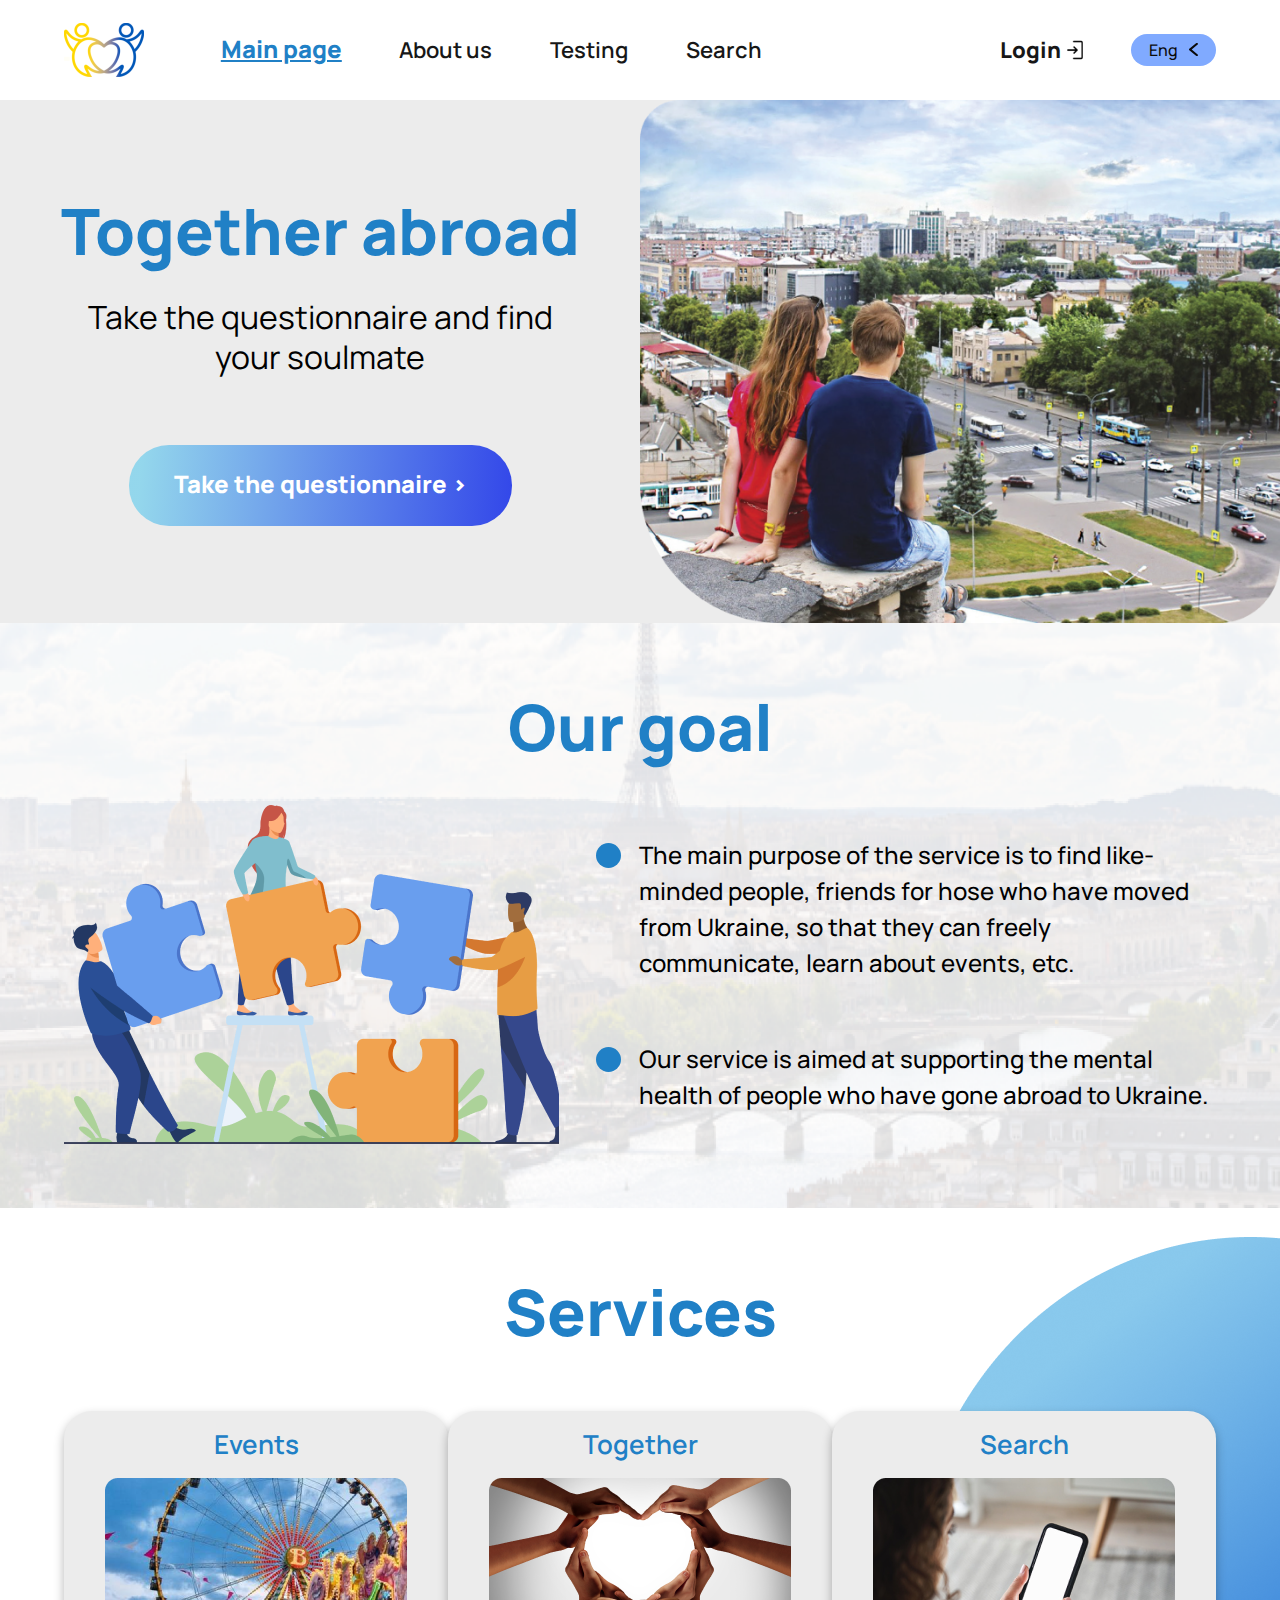
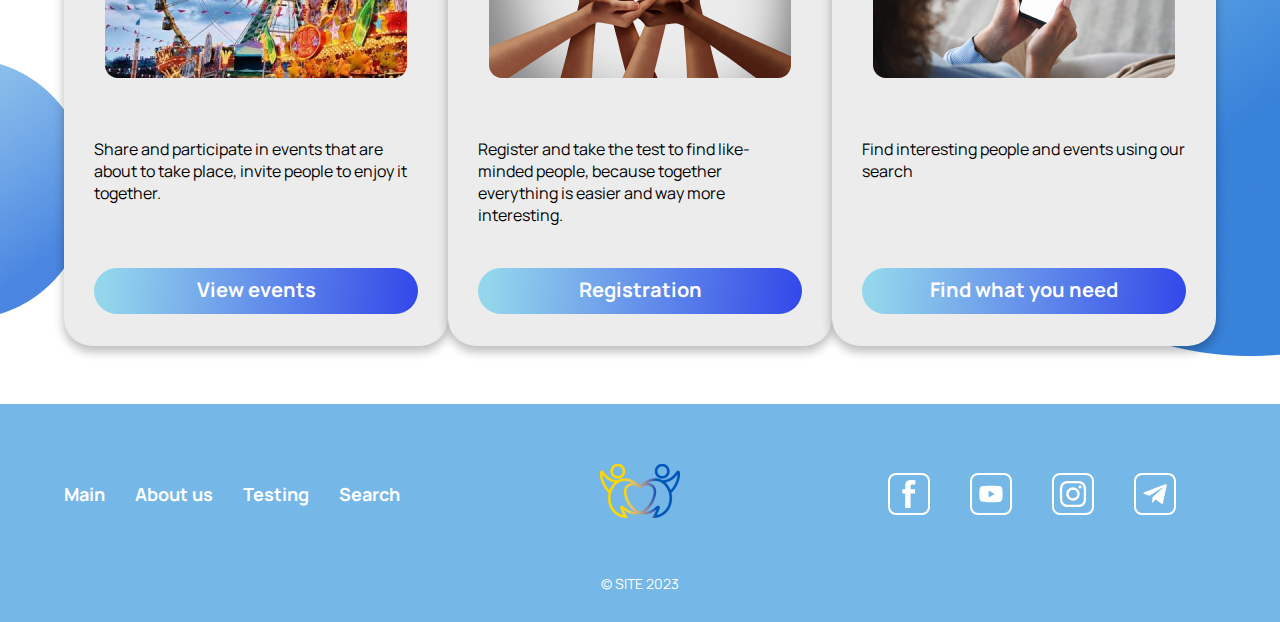
<file: index.html>
<!DOCTYPE html>
<html lang="en">
<head>
    <meta charset="UTF-8">
    <meta http-equiv="X-UA-Compatible" content="IE=edge">
    <meta name="viewport" content="width=device-width, initial-scale=1.0">
    <link rel="preconnect" href="https://fonts.googleapis.com">
    <link rel="preconnect" href="https://fonts.gstatic.com" crossorigin>
    <link href="https://fonts.googleapis.com/css2?family=Manrope:wght@400;500;600;700;800&display=swap" rel="stylesheet">
   
    <link rel="stylesheet" href="./css/normalize.css">
    <link rel="stylesheet" href="./css/shared.css">
    <link rel="stylesheet" href="./css/header.css">
    <link rel="stylesheet" href="./css/footer.css">
    <link rel="stylesheet" href="./css/index.css">

    
    <title>Hack</title>
</head>
<body>
    <header class="header">
       <div class="headerWrapper">
        <div onclick="toggleMenu()" class="mobileBurger">
            <div class="mobileBurger__button"></div>
        </div>
        <menu class="header__menu">
            <img class="header__logo" src="./assets/logo.svg" alt="logo">
            <ul class="header__menu_list">
                <li class="header__menu_item active"><a href="./index.html">Main page</a></li>
                <li class="header__menu_item"><a href="#ourGoals">About us</a></li>
                <li class="header__menu_item"><a href="./questions.html">Testing</a></li>
                <li class="header__menu_item"><a href="./suggest.html">Search</a></li>
            </ul>
        </menu>
        <div onclick="toggleLoginModal()" class="header__auth">
            <div class="header__not_auth">
                Login
                <img src="./assets/enter-icon.svg" alt="enter">
            </div>
            <div class="header__mobile_auth">
                <img src="./assets/profile-image.png" alt="profile">
            </div>

        </div>
        <div onclick="onSwitcherClick()" id="languageSwitcher" class="header__languageSwitcher">
            <a>Eng <img src="./assets/dark-left-icon.svg" alt="selected"></a> 
            <a>Укр</a>
        </div>
       </div>

       <div id="mobileMenu" class="mobileMenu">
            <img class="mobileMenu__close" onclick="toggleMenu()" src="./assets/close-icon.svg" alt="close">
            <ul class="mobileMenu__list">
                <li class="mobileMenu__item active">Main page</li>
                <li class="mobileMenu__item">About us</li>
                <li class="mobileMenu__item">Testing</li>
                <li class="mobileMenu__item">Search</li>
            </ul>
            <div class="mobileMenu__auth">
                <div class="mobileMenu__auth_user">
                    <img src="./assets/profile-image.png" alt="">
                    Name of user
                </div>

                <div class="mobileMenu__auth_exit">
                    Exit <img src="./assets/exit-icon.svg" alt="enter">
                </div>
            </div>
       
            <div class="mobileMenu__languageSwitcher">
                <span class="active">Eng <img src="./assets/dark-left-icon.svg" alt=""></span>
                <span onclick="onChangeLanguage()">Укр</span>
            </div>
        </div>

        <div id="loginModal" class="loginModal modal">
            <div class="modalWindow">
                <img onclick="toggleLoginModal()" class="close-icon" src="./assets/close-icon.svg" alt="close">
                <form action="">
                    <h3 class="modalTitle">
                        Welcome
                    </h3>
                    <label for="">
                        <span>Email</span>
                        <input type="text">
                    </label>
                    <label for="">
                        <span>Password</span>
                        <input type="password">
                        <img class="password-icon" src="./assets/hide-eye.svg" alt="">
                    </label>
                    <button onclick="onSendRequest()" class="small-button" type="submit">Log in</button>

                    <div class="otherActions">
                        <span onclick="toggleLoginModal();toggleRegisterModal()" class="modalAction">Sign up</span>
                        <span onclick="toggleLoginModal();toggleRegisterModal()" class="modalAction">Forgot password?</span>
                    </div>
                </form>
            </div>
        </div>

        <div id="registerModal" class="registerModal modal">
            <div class="modalWindow">
                <img onclick="toggleRegisterModal()" class="close-icon" src="./assets/close-icon.svg" alt="close">
                <form action="">
                    <h3 class="modalTitle">
                        Join us
                    </h3>
                    <label for="">
                        <span>First name</span>
                        <input type="text">
                    </label>
                    <label for="">
                        <span>Last name</span>
                        <input type="text">
                    </label>
                    <label for="">
                        <span>Email</span>
                        <input type="text">
                    </label>
                    <label for="">
                        <span>Password</span>
                        <input type="password">
                        <img class="password-icon" src="./assets/hide-eye.svg" alt="">
                    </label>
                    <label for="">
                        <span>Repeat password</span>
                        <input type="password">
                        <img class="password-icon" src="./assets/hide-eye.svg" alt="">
                    </label>
                    <label for="">
                        <span>Birth Date</span>
                        <input type="date">
                    </label>

                    <label for="profileImage">
                        <span>Profile picture</span>
                        <input id="profileImage" type="file">
                        <div class="customFileInput"></div>
                    </label>

                    <label for="">
                        <span>Country</span>
                        <select id="countrySelector">
                            <!-- form JS -->
                        </select>
                    </label>

                    <button onclick="onSendRequest()" class="small-button" type="submit">Sign up</button>
                </form>
            </div>
        </div>
    </header>

    <main class="main">
        <div class="banner">
            <div class="banner__text">
                <h1 class="title">Together abroad</h1>
                <h4>Take the questionnaire and find your soulmate</h4>
                <button>Take the questionnaire ></button>
            </div>
            <img class="banner__image" src="./assets/main-poster.png" alt="banner">
        </div>

        <div id="ourGoals" class="serviceGoals">
            <div class="serviceGoalsWrapper">
                <h2 class="title">Our goal</h2>
                <div class="serviceGoals__content">
                    <img class="serviceGoals__image" src="./assets/goals-image.png" alt="">
                    <ul class="serviceGoals__text">
                        <li class="serviceGoal__item">
                            The main purpose of the service is to find like-minded people, friends for hose who have moved from Ukraine, so that they can freely communicate, learn about events, etc.
                        </li>
                        <li class="serviceGoal__item">
                            Our service is aimed at supporting the mental health of people who have gone abroad to Ukraine.
                        </li>
                    </ul>
                </div>
            </div>
        </div>

        <div class="services">
            <img class="smallShape" src="./assets/small-shape.png" alt="">
            <img class="bigShape" src="./assets/big-shape.png" alt="">
            <div class="servicesWrapper">
                
                <h2 class="title">Services</h2>

                <ul class="services__list">
                    <li class="services__item">
                        <h4 class="services__item_title">Events</h4>
                        <img class="services__item_image" src="./assets/services1.png" alt="services1">
                        <p class="services__item_text">Share and participate in events that are about to take place, invite people to enjoy it together.</p>
                        <button onclick="toggleLoginModal()" class="services__item_button small-button">View events</button>
                    </li>
                    <li class="services__item">
                        <h4 class="services__item_title">Together</h4>
                        <img class="services__item_image" src="./assets/services2.png" alt="services2">
                        <p class="services__item_text">Register and take the test to find like-minded people, because together everything is easier and way more interesting.</p>
                        <button onclick="toggleLoginModal()" class="services__item_button small-button">Registration</button>
                    </li>
                    <li class="services__item">
                        <h4 class="services__item_title">Search</h4>
                        <img class="services__item_image" src="./assets/services3.png" alt="services3">
                        <p class="services__item_text">Find interesting people and events using our search</p>
                        <button onclick="toggleLoginModal()" class="services__item_button small-button">Find what you need</button>
                    </li>
                </ul>
            </div>
        </div>
    </main>

    <footer class="footer">
        <div class="footerWrapper">
            <ul class="footer__menu">
                    <li class="footer__menu_item active">Main</li>
                <li class="footer__menu_item">About us</li>
                <li class="footer__menu_item">Testing</li>
                <li class="footer__menu_item">Search</li>
            </ul>
            <div class="footer__logo">
                <img src="./assets/logo.svg" alt="logo">
            </div>
            <div class="footer__socials">
                <ul class="footer__social_list">
                    <li class="footer__social_item">
                        <a href="">
                            <svg fill="#000000" height="800px" width="800px" version="1.1" id="Layer_1" xmlns="http://www.w3.org/2000/svg" xmlns:xlink="http://www.w3.org/1999/xlink" 
                            viewBox="-337 273 123.5 256" xml:space="preserve">
                                <path d="M-260.9,327.8c0-10.3,9.2-14,19.5-14c10.3,0,21.3,3.2,21.3,3.2l6.6-39.2c0,0-14-4.8-47.4-4.8c-20.5,0-32.4,7.8-41.1,19.3
                                    c-8.2,10.9-8.5,28.4-8.5,39.7v25.7H-337V396h26.5v133h49.6V396h39.3l2.9-38.3h-42.2V327.8z"/>
                            </svg>
                        </a>
                    </li>
                    <li class="footer__social_item">
                        <a href="">
                            <svg width="800px" height="800px" viewBox="0 0 512 512" version="1.1" xmlns="http://www.w3.org/2000/svg" xmlns:xlink="http://www.w3.org/1999/xlink">
                                <g id="Page-1" stroke="none" stroke-width="1" fill="none" fill-rule="evenodd">
                                    <g id="icon" transform="translate(42.666738, 106.667236)">
                                        <path d="M214.304705,0.000543068834 C226.424729,0.0216871426 348.414862,0.444568619 380.010595,8.90219814 C398.378595,13.7775234 412.821262,28.1915286 417.749262,46.6329765 C426.309902,78.5811951 426.652328,143.739282 426.666025,148.900811 L426.666025,149.553735 C426.652328,154.730893 426.309902,220.084332 417.749262,252.032551 C412.821262,270.473998 398.378595,284.888004 380.010595,289.763329 C347.417102,298.488042 218.629945,298.662536 213.491496,298.666026 L213.175003,298.666026 C208.035726,298.662536 79.2276622,298.488042 46.6132622,289.763329 C28.2665955,284.888004 13.8025955,270.473998 8.89592883,252.032551 C0.355768832,220.084332 0.014162432,154.730893 0.000498176,149.553735 L0.000498176,148.900811 C0.014162432,143.739282 0.355768832,78.5811951 8.89592883,46.6329765 C13.8025955,28.1915286 28.2665955,13.7775234 46.6132622,8.90219814 C78.2292622,0.444568619 200.239662,0.0216871426 212.361662,0.000543068834 Z M169.685262,86.2714908 L169.685262,212.394036 L281.215929,149.226778 L169.685262,86.2714908 Z" id="Shape">
                                        </path>
                                    </g>
                                </g>
                            </svg>      
                        </a>  
                    </li>
                    <li class="footer__social_item">
                        <a href="">
                            <svg width="800px" height="800px" viewBox="0 0 32 32" version="1.1" xmlns="http://www.w3.org/2000/svg">
                                <path d="M25.805 7.996c0 0 0 0.001 0 0.001 0 0.994-0.806 1.799-1.799 1.799s-1.799-0.806-1.799-1.799c0-0.994 0.806-1.799 1.799-1.799v0c0.993 0.001 1.798 0.805 1.799 1.798v0zM16 20.999c-2.761 0-4.999-2.238-4.999-4.999s2.238-4.999 4.999-4.999c2.761 0 4.999 2.238 4.999 4.999v0c0 0 0 0.001 0 0.001 0 2.76-2.237 4.997-4.997 4.997-0 0-0.001 0-0.001 0h0zM16 8.3c0 0 0 0-0 0-4.253 0-7.7 3.448-7.7 7.7s3.448 7.7 7.7 7.7c4.253 0 7.7-3.448 7.7-7.7v0c0-0 0-0 0-0.001 0-4.252-3.447-7.7-7.7-7.7-0 0-0 0-0.001 0h0zM16 3.704c4.003 0 4.48 0.020 6.061 0.089 1.003 0.012 1.957 0.202 2.84 0.538l-0.057-0.019c1.314 0.512 2.334 1.532 2.835 2.812l0.012 0.034c0.316 0.826 0.504 1.781 0.516 2.778l0 0.005c0.071 1.582 0.087 2.057 0.087 6.061s-0.019 4.48-0.092 6.061c-0.019 1.004-0.21 1.958-0.545 2.841l0.019-0.058c-0.258 0.676-0.64 1.252-1.123 1.726l-0.001 0.001c-0.473 0.484-1.049 0.866-1.692 1.109l-0.032 0.011c-0.829 0.316-1.787 0.504-2.788 0.516l-0.005 0c-1.592 0.071-2.061 0.087-6.072 0.087-4.013 0-4.481-0.019-6.072-0.092-1.008-0.019-1.966-0.21-2.853-0.545l0.059 0.019c-0.676-0.254-1.252-0.637-1.722-1.122l-0.001-0.001c-0.489-0.47-0.873-1.047-1.114-1.693l-0.010-0.031c-0.315-0.828-0.506-1.785-0.525-2.785l-0-0.008c-0.056-1.575-0.076-2.061-0.076-6.053 0-3.994 0.020-4.481 0.076-6.075 0.019-1.007 0.209-1.964 0.544-2.85l-0.019 0.059c0.247-0.679 0.632-1.257 1.123-1.724l0.002-0.002c0.468-0.492 1.045-0.875 1.692-1.112l0.031-0.010c0.823-0.318 1.774-0.509 2.768-0.526l0.007-0c1.593-0.056 2.062-0.075 6.072-0.075zM16 1.004c-4.074 0-4.582 0.019-6.182 0.090-1.315 0.028-2.562 0.282-3.716 0.723l0.076-0.025c-1.040 0.397-1.926 0.986-2.656 1.728l-0.001 0.001c-0.745 0.73-1.333 1.617-1.713 2.607l-0.017 0.050c-0.416 1.078-0.67 2.326-0.697 3.628l-0 0.012c-0.075 1.6-0.090 2.108-0.090 6.182s0.019 4.582 0.090 6.182c0.028 1.315 0.282 2.562 0.723 3.716l-0.025-0.076c0.796 2.021 2.365 3.59 4.334 4.368l0.052 0.018c1.078 0.415 2.326 0.669 3.628 0.697l0.012 0c1.6 0.075 2.108 0.090 6.182 0.090s4.582-0.019 6.182-0.090c1.315-0.029 2.562-0.282 3.716-0.723l-0.076 0.026c2.021-0.796 3.59-2.365 4.368-4.334l0.018-0.052c0.416-1.078 0.669-2.326 0.697-3.628l0-0.012c0.075-1.6 0.090-2.108 0.090-6.182s-0.019-4.582-0.090-6.182c-0.029-1.315-0.282-2.562-0.723-3.716l0.026 0.076c-0.398-1.040-0.986-1.926-1.729-2.656l-0.001-0.001c-0.73-0.745-1.617-1.333-2.607-1.713l-0.050-0.017c-1.078-0.416-2.326-0.67-3.628-0.697l-0.012-0c-1.6-0.075-2.108-0.090-6.182-0.090z"></path>
                            </svg>  
                        </a>  
                    </li>
                    <li class="footer__social_item">
                        <a href="">
                            <svg  width="800px" height="800px" viewBox="0 0 24 24" xmlns="http://www.w3.org/2000/svg"><path d="m20.665 3.717-17.73 6.837c-1.21.486-1.203 1.161-.222 1.462l4.552 1.42 10.532-6.645c.498-.303.953-.14.579.192l-8.533 7.701h-.002l.002.001-.314 4.692c.46 0 .663-.211.921-.46l2.211-2.15 4.599 3.397c.848.467 1.457.227 1.668-.785l3.019-14.228c.309-1.239-.473-1.8-1.282-1.434z"/></svg>
                        </a>
                    </li>
                </ul>
            </div>
            <span class="privacy">© SITE 2023</span>
        </div>
    </footer>

    <script src="./js/language.js"></script>
    <script src="./js/mobileMenu.js"></script>
    <script src="./js/modals.js"></script>
    
</body>
</html>
</file>
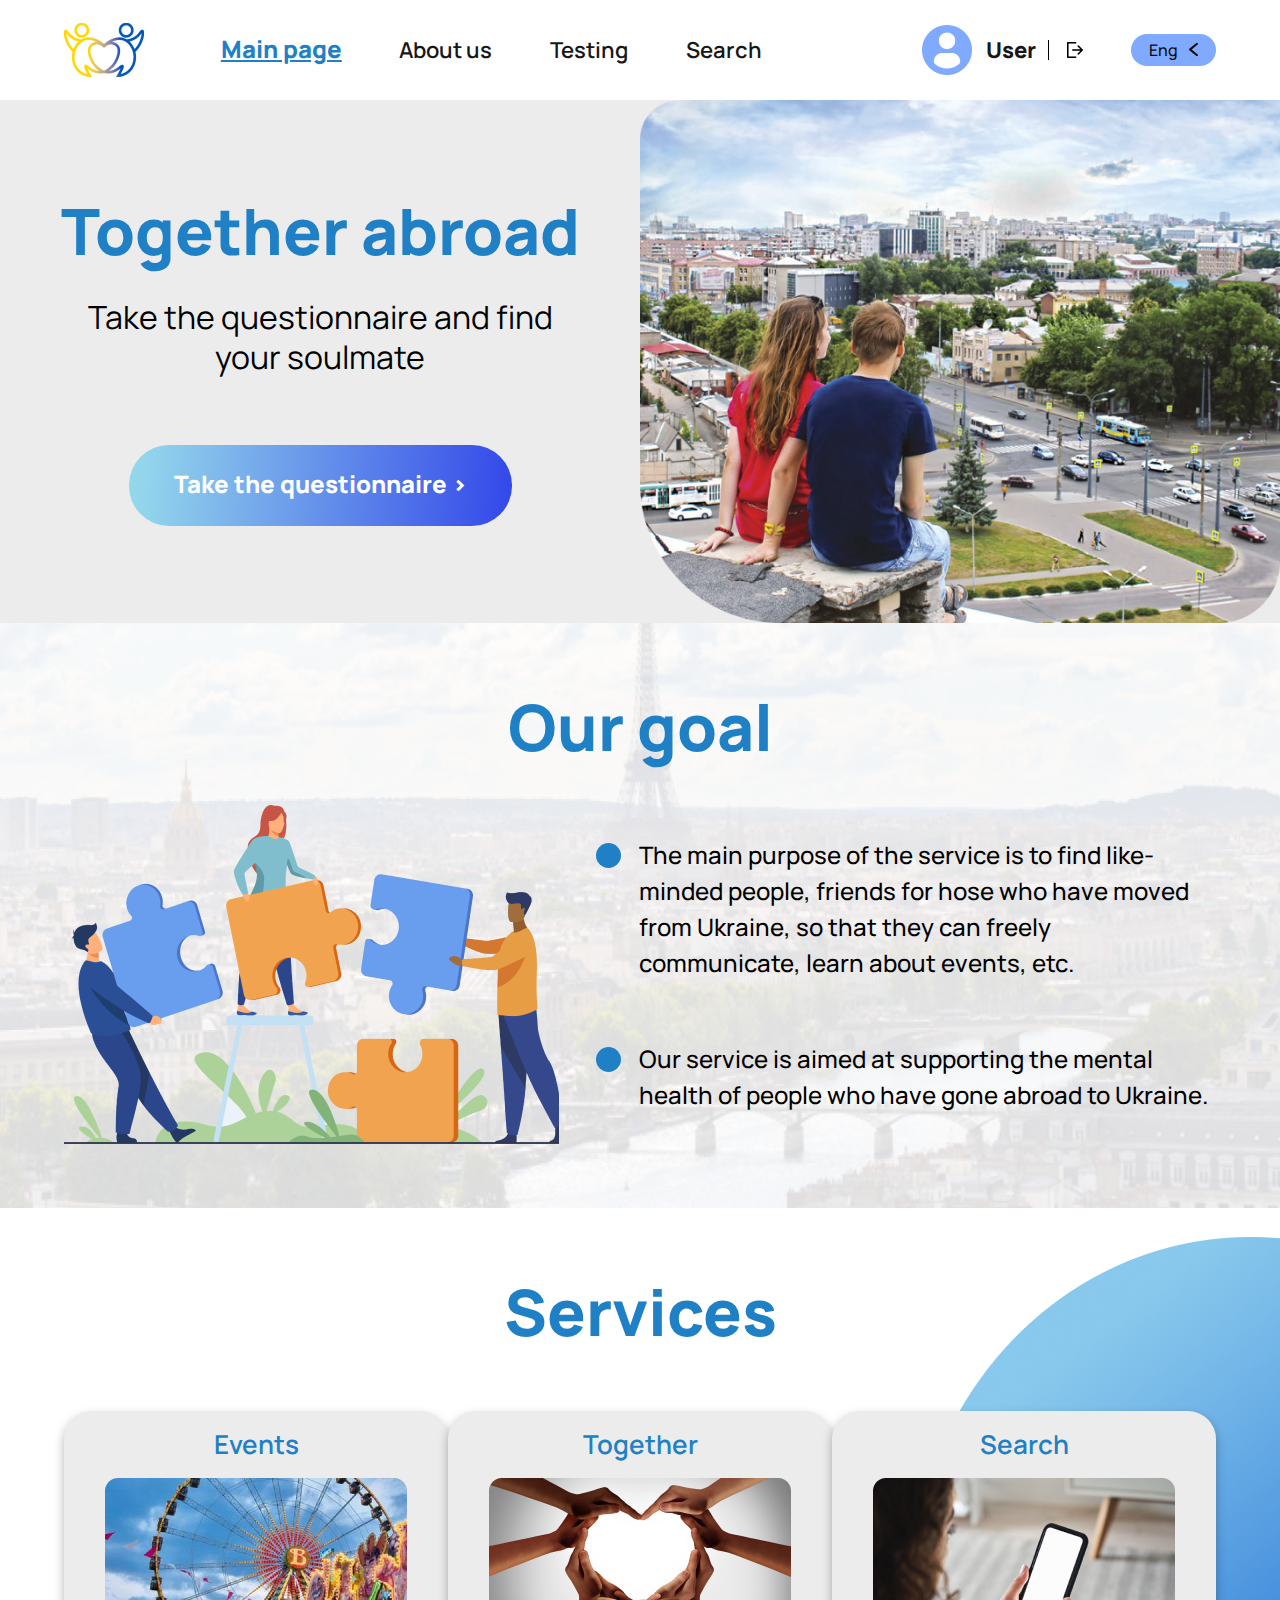
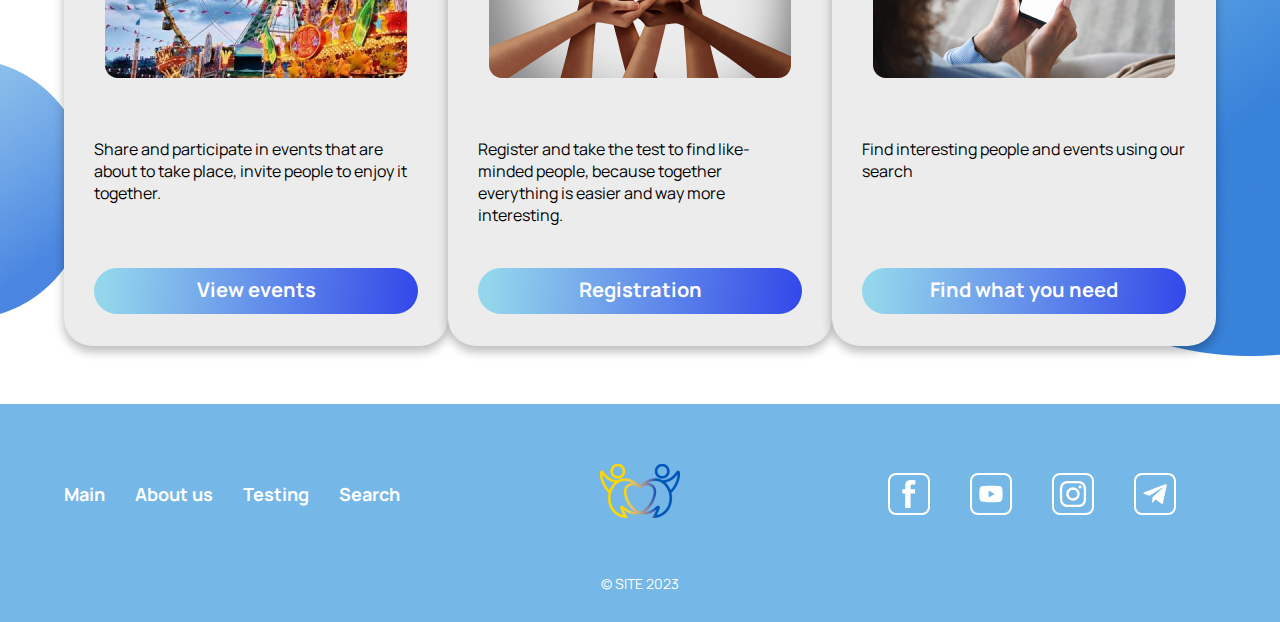
<file: auth.html>
<!DOCTYPE html>
<html lang="en">
<head>
    <meta charset="UTF-8">
    <meta http-equiv="X-UA-Compatible" content="IE=edge">
    <meta name="viewport" content="width=device-width, initial-scale=1.0">
    <link rel="preconnect" href="https://fonts.googleapis.com">
    <link rel="preconnect" href="https://fonts.gstatic.com" crossorigin>
    <link href="https://fonts.googleapis.com/css2?family=Manrope:wght@400;500;600;700;800&display=swap" rel="stylesheet">
   
    <link rel="stylesheet" href="./css/normalize.css">
    <link rel="stylesheet" href="./css/shared.css">
    <link rel="stylesheet" href="./css/header.css">
    <link rel="stylesheet" href="./css/footer.css">
    <link rel="stylesheet" href="./css/index.css">

    <title>Together Abroad</title>
</head>
<body>
    <header class="header">
       <div class="headerWrapper">
        <div onclick="toggleMenu()" class="mobileBurger">
            <div class="mobileBurger__button"></div>
        </div>
        <menu class="header__menu">
            <img class="header__logo" src="./assets/logo.svg" alt="logo">
            <ul class="header__menu_list">
                <li class="header__menu_item active"><a href="./index.html">Main page</a></li>
                <li class="header__menu_item"><a href="#ourGoals">About us</a></li>
                <li class="header__menu_item"><a href="./questions.html">Testing</a></li>
                <li class="header__menu_item"><a href="./suggest.html">Search</a></li>
            </ul>
        </menu>
        <div class="header__auth">
            <div class="header__not_auth">
                <img class="profileImage" src="./assets/profile-image.png" alt="profile">
                <p class="userName">User</p>
                <div class="divider"></div>
                <a href="./index.html"><img src="./assets/exit-icon.svg" alt="enter"></a>
            </div>

        </div>
        <div onclick="onSwitcherClick()" id="languageSwitcher" class="header__languageSwitcher">
            <a>Eng <img src="./assets/dark-left-icon.svg" alt="selected"></a> 
            <a>Укр</a>
        </div>
       </div>

       <div id="mobileMenu" class="mobileMenu">
            <img class="mobileMenu__close" onclick="toggleMenu()" src="./assets/close-icon.svg" alt="close">
            <ul class="mobileMenu__list">
                <li class="mobileMenu__item active"><a href="./index.html">Main page</a></li>
                <li class="mobileMenu__item"><a href="#ourGoals">About us</a></li>
                <li class="mobileMenu__item"><a href="./questions.html">Testing</a></li>
                <li class="mobileMenu__item"><a href="./suggest.html">Search</a></li>
            </ul>
            <div class="mobileMenu__auth">
                <div class="mobileMenu__auth_user">
                    <img src="./assets/profile-image.png" alt="">
                    Test
                </div>

                <div class="mobileMenu__auth_exit">
                    Exit <img src="./assets/exit-icon.svg" alt="enter">
                </div>
            </div>
       
            <div class="mobileMenu__languageSwitcher">
                <span class="active">Eng <img src="./assets/dark-left-icon.svg" alt=""></span>
                <span onclick="onChangeLanguage()">Укр</span>
            </div>
        </div>

        <div id="loginModal" class="loginModal modal">
            <div class="modalWindow">
                <img onclick="toggleLoginModal()" class="close-icon" src="./assets/close-icon.svg" alt="close">
                <form action="">
                    <h3 class="modalTitle">
                        Welcome
                    </h3>
                    <label for="">
                        <span>Email</span>
                        <input type="text">
                    </label>
                    <label for="">
                        <span>Password</span>
                        <input id="loginPassInput" type="password">
                        <img onclick="togglePasswordInput('loginPassInput')" class="password-icon" src="./assets/hide-eye.svg" alt="">
                    </label>
                    <button onclick="onSendRequest()" class="small-button" type="submit">Log in</button>

                    <div class="otherActions">
                        <span onclick="toggleLoginModal();toggleRegisterModal()" class="modalAction">Sign up</span>
                        <span onclick="toggleLoginModal();toggleRegisterModal()" class="modalAction">Forgot password?</span>
                    </div>
                </form>
            </div>
        </div>

        <div id="registerModal" class="registerModal modal">
            <div class="modalWindow">
                <img onclick="toggleRegisterModal()" class="close-icon" src="./assets/close-icon.svg" alt="close">
                <form action="">
                    <h3 class="modalTitle">
                        Join us
                    </h3>
                    <label for="">
                        <span>First name</span>
                        <input type="text">
                    </label>
                    <label for="">
                        <span>Last name</span>
                        <input type="text">
                    </label>
                    <label for="">
                        <span>Email</span>
                        <input type="text">
                    </label>
                    <label for="">
                        <span>Password</span>
                        <input id="registerPassInput" type="password">
                        <img onclick="togglePasswordInput('registerPassInput')" class="password-icon" src="./assets/hide-eye.svg" alt="">
                    </label>
                    <label for="">
                        <span>Repeat password</span>
                        <input id="registerRepeatPassInput" type="password">
                        <img onclick="togglePasswordInput('registerRepeatPassInput')" class="password-icon" src="./assets/hide-eye.svg" alt="">
                    </label>
                    <label for="">
                        <span>Birth Date</span>
                        <input type="date">
                    </label>

                    <label for="profileImage">
                        <span>Profile picture</span>
                        <input id="profileImage" type="file">
                        <div class="customFileInput"></div>
                    </label>

                    <label for="">
                        <span>Country</span>
                        <select id="countrySelector">
                            <!-- form JS -->
                        </select>
                    </label>

                    <button onclick="onSendRequest()" class="small-button" type="submit">Sign up</button>
                </form>
            </div>
        </div>
    </header>

    <main class="main">
        <div class="banner">
            <div class="banner__text">
                <h1 class="title">Together abroad</h1>
                <h4>Take the questionnaire and find your soulmate</h4>
                <button>Take the questionnaire ></button>
            </div>
            <img class="banner__image" src="./assets/main-poster.png" alt="banner">
        </div>

        <div id="ourGoals" class="serviceGoals">
            <div class="serviceGoalsWrapper">
                <h2 class="title">Our goal</h2>
                <div class="serviceGoals__content">
                    <img class="serviceGoals__image" src="./assets/goals-image.png" alt="">
                    <ul class="serviceGoals__text">
                        <li class="serviceGoal__item">
                            The main purpose of the service is to find like-minded people, friends for hose who have moved from Ukraine, so that they can freely communicate, learn about events, etc.
                        </li>
                        <li class="serviceGoal__item">
                            Our service is aimed at supporting the mental health of people who have gone abroad to Ukraine.
                        </li>
                    </ul>
                </div>
            </div>
        </div>

        <div class="services">
            <img class="smallShape" src="./assets/small-shape.png" alt="">
            <img class="bigShape" src="./assets/big-shape.png" alt="">
            <div class="servicesWrapper">
                
                <h2 class="title">Services</h2>

                <ul class="services__list">
                    <li class="services__item">
                        <h4 class="services__item_title">Events</h4>
                        <img class="services__item_image" src="./assets/services1.png" alt="services1">
                        <p class="services__item_text">Share and participate in events that are about to take place, invite people to enjoy it together.</p>
                        <button onclick="toggleLoginModal()" class="services__item_button small-button">View events</button>
                    </li>
                    <li class="services__item">
                        <h4 class="services__item_title">Together</h4>
                        <img class="services__item_image" src="./assets/services2.png" alt="services2">
                        <p class="services__item_text">Register and take the test to find like-minded people, because together everything is easier and way more interesting.</p>
                        <button onclick="toggleLoginModal()" class="services__item_button small-button">Registration</button>
                    </li>
                    <li class="services__item">
                        <h4 class="services__item_title">Search</h4>
                        <img class="services__item_image" src="./assets/services3.png" alt="services3">
                        <p class="services__item_text">Find interesting people and events using our search</p>
                        <button onclick="toggleLoginModal()" class="services__item_button small-button">Find what you need</button>
                    </li>
                </ul>
            </div>
        </div>
    </main>

    <footer class="footer">
        <div class="footerWrapper">
            <ul class="footer__menu">
                    <li class="footer__menu_item active">Main</li>
                <li class="footer__menu_item">About us</li>
                <li class="footer__menu_item">Testing</li>
                <li class="footer__menu_item">Search</li>
            </ul>
            <div class="footer__logo">
                <img src="./assets/logo.svg" alt="logo">
            </div>
            <div class="footer__socials">
                <ul class="footer__social_list">
                    <li class="footer__social_item">
                        <a href="">
                            <svg fill="#000000" height="800px" width="800px" version="1.1" id="Layer_1" xmlns="http://www.w3.org/2000/svg" xmlns:xlink="http://www.w3.org/1999/xlink" 
                            viewBox="-337 273 123.5 256" xml:space="preserve">
                                <path d="M-260.9,327.8c0-10.3,9.2-14,19.5-14c10.3,0,21.3,3.2,21.3,3.2l6.6-39.2c0,0-14-4.8-47.4-4.8c-20.5,0-32.4,7.8-41.1,19.3
                                    c-8.2,10.9-8.5,28.4-8.5,39.7v25.7H-337V396h26.5v133h49.6V396h39.3l2.9-38.3h-42.2V327.8z"/>
                            </svg>
                        </a>
                    </li>
                    <li class="footer__social_item">
                        <a href="">
                            <svg width="800px" height="800px" viewBox="0 0 512 512" version="1.1" xmlns="http://www.w3.org/2000/svg" xmlns:xlink="http://www.w3.org/1999/xlink">
                                <g id="Page-1" stroke="none" stroke-width="1" fill="none" fill-rule="evenodd">
                                    <g id="icon" transform="translate(42.666738, 106.667236)">
                                        <path d="M214.304705,0.000543068834 C226.424729,0.0216871426 348.414862,0.444568619 380.010595,8.90219814 C398.378595,13.7775234 412.821262,28.1915286 417.749262,46.6329765 C426.309902,78.5811951 426.652328,143.739282 426.666025,148.900811 L426.666025,149.553735 C426.652328,154.730893 426.309902,220.084332 417.749262,252.032551 C412.821262,270.473998 398.378595,284.888004 380.010595,289.763329 C347.417102,298.488042 218.629945,298.662536 213.491496,298.666026 L213.175003,298.666026 C208.035726,298.662536 79.2276622,298.488042 46.6132622,289.763329 C28.2665955,284.888004 13.8025955,270.473998 8.89592883,252.032551 C0.355768832,220.084332 0.014162432,154.730893 0.000498176,149.553735 L0.000498176,148.900811 C0.014162432,143.739282 0.355768832,78.5811951 8.89592883,46.6329765 C13.8025955,28.1915286 28.2665955,13.7775234 46.6132622,8.90219814 C78.2292622,0.444568619 200.239662,0.0216871426 212.361662,0.000543068834 Z M169.685262,86.2714908 L169.685262,212.394036 L281.215929,149.226778 L169.685262,86.2714908 Z" id="Shape">
                                        </path>
                                    </g>
                                </g>
                            </svg>      
                        </a>  
                    </li>
                    <li class="footer__social_item">
                        <a href="">
                            <svg width="800px" height="800px" viewBox="0 0 32 32" version="1.1" xmlns="http://www.w3.org/2000/svg">
                                <path d="M25.805 7.996c0 0 0 0.001 0 0.001 0 0.994-0.806 1.799-1.799 1.799s-1.799-0.806-1.799-1.799c0-0.994 0.806-1.799 1.799-1.799v0c0.993 0.001 1.798 0.805 1.799 1.798v0zM16 20.999c-2.761 0-4.999-2.238-4.999-4.999s2.238-4.999 4.999-4.999c2.761 0 4.999 2.238 4.999 4.999v0c0 0 0 0.001 0 0.001 0 2.76-2.237 4.997-4.997 4.997-0 0-0.001 0-0.001 0h0zM16 8.3c0 0 0 0-0 0-4.253 0-7.7 3.448-7.7 7.7s3.448 7.7 7.7 7.7c4.253 0 7.7-3.448 7.7-7.7v0c0-0 0-0 0-0.001 0-4.252-3.447-7.7-7.7-7.7-0 0-0 0-0.001 0h0zM16 3.704c4.003 0 4.48 0.020 6.061 0.089 1.003 0.012 1.957 0.202 2.84 0.538l-0.057-0.019c1.314 0.512 2.334 1.532 2.835 2.812l0.012 0.034c0.316 0.826 0.504 1.781 0.516 2.778l0 0.005c0.071 1.582 0.087 2.057 0.087 6.061s-0.019 4.48-0.092 6.061c-0.019 1.004-0.21 1.958-0.545 2.841l0.019-0.058c-0.258 0.676-0.64 1.252-1.123 1.726l-0.001 0.001c-0.473 0.484-1.049 0.866-1.692 1.109l-0.032 0.011c-0.829 0.316-1.787 0.504-2.788 0.516l-0.005 0c-1.592 0.071-2.061 0.087-6.072 0.087-4.013 0-4.481-0.019-6.072-0.092-1.008-0.019-1.966-0.21-2.853-0.545l0.059 0.019c-0.676-0.254-1.252-0.637-1.722-1.122l-0.001-0.001c-0.489-0.47-0.873-1.047-1.114-1.693l-0.010-0.031c-0.315-0.828-0.506-1.785-0.525-2.785l-0-0.008c-0.056-1.575-0.076-2.061-0.076-6.053 0-3.994 0.020-4.481 0.076-6.075 0.019-1.007 0.209-1.964 0.544-2.85l-0.019 0.059c0.247-0.679 0.632-1.257 1.123-1.724l0.002-0.002c0.468-0.492 1.045-0.875 1.692-1.112l0.031-0.010c0.823-0.318 1.774-0.509 2.768-0.526l0.007-0c1.593-0.056 2.062-0.075 6.072-0.075zM16 1.004c-4.074 0-4.582 0.019-6.182 0.090-1.315 0.028-2.562 0.282-3.716 0.723l0.076-0.025c-1.040 0.397-1.926 0.986-2.656 1.728l-0.001 0.001c-0.745 0.73-1.333 1.617-1.713 2.607l-0.017 0.050c-0.416 1.078-0.67 2.326-0.697 3.628l-0 0.012c-0.075 1.6-0.090 2.108-0.090 6.182s0.019 4.582 0.090 6.182c0.028 1.315 0.282 2.562 0.723 3.716l-0.025-0.076c0.796 2.021 2.365 3.59 4.334 4.368l0.052 0.018c1.078 0.415 2.326 0.669 3.628 0.697l0.012 0c1.6 0.075 2.108 0.090 6.182 0.090s4.582-0.019 6.182-0.090c1.315-0.029 2.562-0.282 3.716-0.723l-0.076 0.026c2.021-0.796 3.59-2.365 4.368-4.334l0.018-0.052c0.416-1.078 0.669-2.326 0.697-3.628l0-0.012c0.075-1.6 0.090-2.108 0.090-6.182s-0.019-4.582-0.090-6.182c-0.029-1.315-0.282-2.562-0.723-3.716l0.026 0.076c-0.398-1.040-0.986-1.926-1.729-2.656l-0.001-0.001c-0.73-0.745-1.617-1.333-2.607-1.713l-0.050-0.017c-1.078-0.416-2.326-0.67-3.628-0.697l-0.012-0c-1.6-0.075-2.108-0.090-6.182-0.090z"></path>
                            </svg>  
                        </a>  
                    </li>
                    <li class="footer__social_item">
                        <a href="">
                            <svg  width="800px" height="800px" viewBox="0 0 24 24" xmlns="http://www.w3.org/2000/svg"><path d="m20.665 3.717-17.73 6.837c-1.21.486-1.203 1.161-.222 1.462l4.552 1.42 10.532-6.645c.498-.303.953-.14.579.192l-8.533 7.701h-.002l.002.001-.314 4.692c.46 0 .663-.211.921-.46l2.211-2.15 4.599 3.397c.848.467 1.457.227 1.668-.785l3.019-14.228c.309-1.239-.473-1.8-1.282-1.434z"/></svg>
                        </a>
                    </li>
                </ul>
            </div>
            <span class="privacy">© SITE 2023</span>
        </div>
    </footer>

    <script src="./js/language.js"></script>
    <script src="./js/mobileMenu.js"></script>
    <script src="./js/modals.js"></script>
    
</body>
</html>
</file>
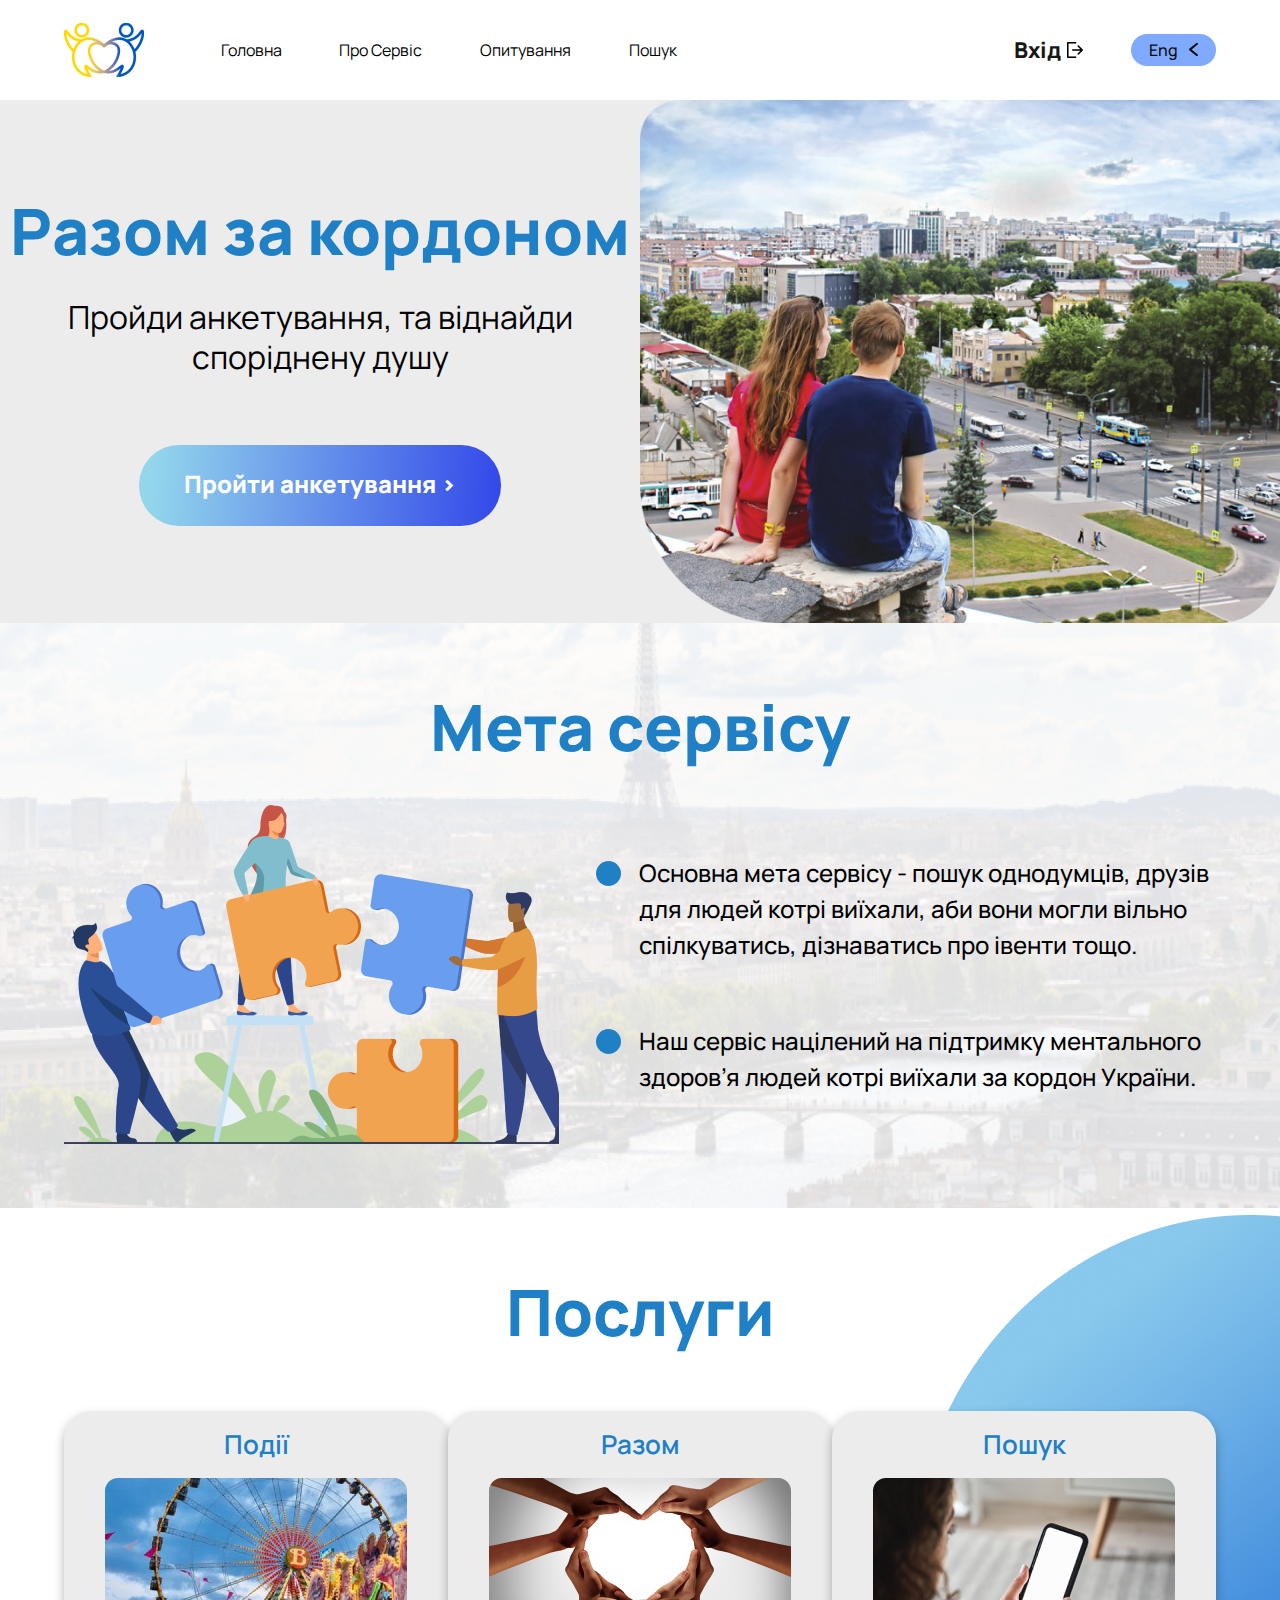
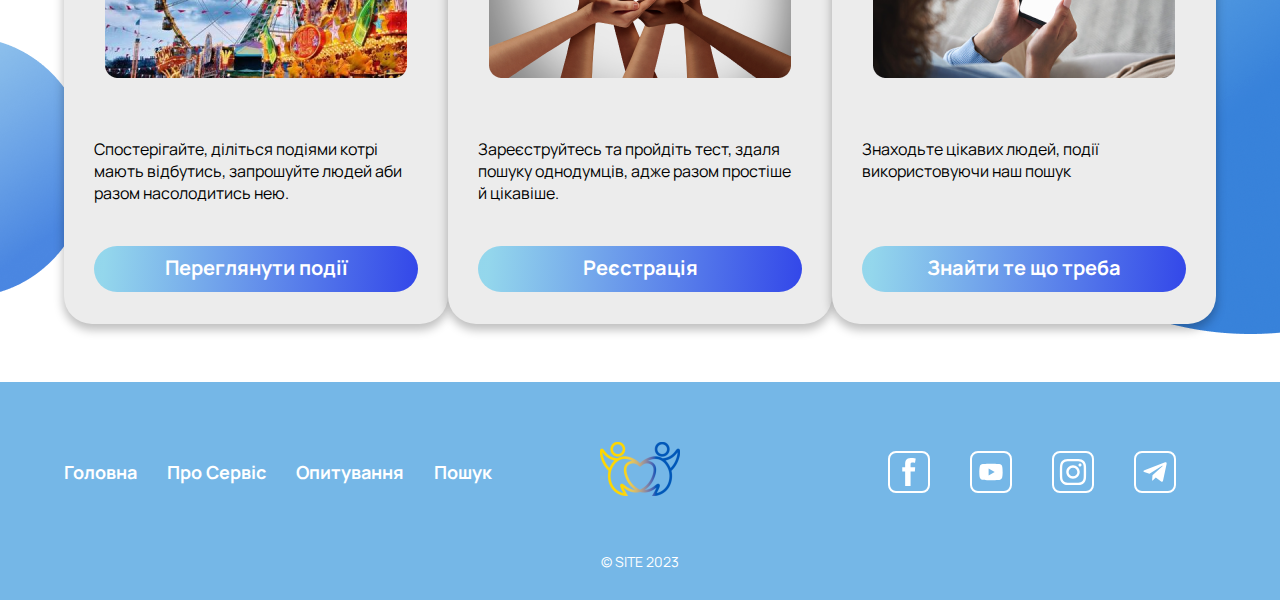
<file: ukr.html>
<!DOCTYPE html>
<html lang="en">
<head>
    <meta charset="UTF-8">
    <meta http-equiv="X-UA-Compatible" content="IE=edge">
    <meta name="viewport" content="width=device-width, initial-scale=1.0">
    <link rel="preconnect" href="https://fonts.googleapis.com">
    <link rel="preconnect" href="https://fonts.gstatic.com" crossorigin>
    <link href="https://fonts.googleapis.com/css2?family=Manrope:wght@400;500;600;700;800&display=swap" rel="stylesheet">
   
    <link rel="stylesheet" href="./css/normalize.css">
    <link rel="stylesheet" href="./css/shared.css">
    <link rel="stylesheet" href="./css/header.css">
    <link rel="stylesheet" href="./css/footer.css">
    <link rel="stylesheet" href="./css/index.css">

    
    <title>Hack</title>
</head>
<body>
    <header class="header">
        <!-- <div class="header__logo"></div> -->
       <div class="headerWrapper">
        <menu class="header__menu">
            <img class="header__logo" src="./assets/logo.svg" alt="logo">
            <ul class="header__menu_list">
                <li class="header__menu_item active">Головна</li>
                <li class="header__menu_item">Про Сервіс</li>
                <li class="header__menu_item">Опитування</li>
                <li class="header__menu_item">Пошук</li>
            </ul>
        </menu>
        <div class="header__auth">
            <div class="header__not_auth">
                Вхід
                <img src="./assets/exit-icon.svg" alt="enter">
            </div>
        </div>
        <div onclick="onSwitcherClick()" id="languageSwitcher" class="header__languageSwitcher">
            <a>Eng <img src="./assets/dark-left-icon.svg" alt="selected"></a> 
            <a>Укр</a>
        </div>
       </div>
    </header>

    <main class="main">
        <div class="banner">
            <div class="banner__text">
                <h1 class="title">Разом за кордоном</h1>
                <h4>Пройди анкетування, та віднайди споріднену душу</h4>
                <button>Пройти анкетування ></button>
            </div>
            <img class="banner__image" src="./assets/main-poster.png" alt="banner">
        </div>

        <div class="serviceGoals">
            <div class="serviceGoalsWrapper">
                <h2 class="title">Мета сервісу</h2>
                <div class="serviceGoals__content">
                    <img class="serviceGoals__image" src="./assets/goals-image.png" alt="">
                    <ul class="serviceGoals__text">
                        <li class="serviceGoal__item">
                            Основна мета сервісу - пошук однодумців, друзів для людей котрі виїхали, аби вони могли вільно спілкуватись, дізнаватись про івенти тощо.
                        </li>
                        <li class="serviceGoal__item">
                            Наш сервіс націлений на підтримку ментального здоров’я людей котрі виїхали за кордон України. 
                        </li>
                    </ul>
                </div>
            </div>
        </div>

        <div class="services">
            <img class="smallShape" src="./assets/small-shape.png" alt="">
            <img class="bigShape" src="./assets/big-shape.png" alt="">
            <div class="servicesWrapper">
                
                <h2 class="title">Послуги</h2>

                <ul class="services__list">
                    <li class="services__item">
                        <h4 class="services__item_title">Події</h4>
                        <img class="services__item_image" src="./assets/services1.png" alt="services1">
                        <p class="services__item_text">Спостерігайте, діліться подіями котрі мають відбутись, запрошуйте людей аби разом насолодитись нею.</p>
                        <button class="services__item_button small-button">Переглянути події</button>
                    </li>
                    <li class="services__item">
                        <h4 class="services__item_title">Разом</h4>
                        <img class="services__item_image" src="./assets/services2.png" alt="services2">
                        <p class="services__item_text">Зареєструйтесь та пройдіть тест, здаля пошуку однодумців, адже разом простіше й цікавіше.</p>
                        <button class="services__item_button small-button">Реєстрація</button>
                    </li>
                    <li class="services__item">
                        <h4 class="services__item_title">Пошук</h4>
                        <img class="services__item_image" src="./assets/services3.png" alt="services3">
                        <p class="services__item_text">Знаходьте цікавих людей, події використовуючи наш пошук</p>
                        <button class="services__item_button small-button">Знайти те що треба</button>
                    </li>
                </ul>
            </div>
        </div>
    </main>

    <footer class="footer">
        <div class="footerWrapper">
            <ul class="footer__menu">
                <li class="footer__menu_item active">Головна</li>
                <li class="footer__menu_item">Про Сервіс</li>
                <li class="footer__menu_item">Опитування</li>
                <li class="footer__menu_item">Пошук</li>
            </ul>
            <div class="footer__logo">
                <img src="./assets/logo.svg" alt="logo">
            </div>
            <div class="footer__socials">
                <ul class="footer__social_list">
                    <li class="footer__social_item">
                        <a href="">
                            <svg fill="#000000" height="800px" width="800px" version="1.1" id="Layer_1" xmlns="http://www.w3.org/2000/svg" xmlns:xlink="http://www.w3.org/1999/xlink" 
                            viewBox="-337 273 123.5 256" xml:space="preserve">
                                <path d="M-260.9,327.8c0-10.3,9.2-14,19.5-14c10.3,0,21.3,3.2,21.3,3.2l6.6-39.2c0,0-14-4.8-47.4-4.8c-20.5,0-32.4,7.8-41.1,19.3
                                    c-8.2,10.9-8.5,28.4-8.5,39.7v25.7H-337V396h26.5v133h49.6V396h39.3l2.9-38.3h-42.2V327.8z"/>
                            </svg>
                        </a>
                    </li>
                    <li class="footer__social_item">
                        <a href="">
                            <svg width="800px" height="800px" viewBox="0 0 512 512" version="1.1" xmlns="http://www.w3.org/2000/svg" xmlns:xlink="http://www.w3.org/1999/xlink">
                                <g id="Page-1" stroke="none" stroke-width="1" fill="none" fill-rule="evenodd">
                                    <g id="icon" transform="translate(42.666738, 106.667236)">
                                        <path d="M214.304705,0.000543068834 C226.424729,0.0216871426 348.414862,0.444568619 380.010595,8.90219814 C398.378595,13.7775234 412.821262,28.1915286 417.749262,46.6329765 C426.309902,78.5811951 426.652328,143.739282 426.666025,148.900811 L426.666025,149.553735 C426.652328,154.730893 426.309902,220.084332 417.749262,252.032551 C412.821262,270.473998 398.378595,284.888004 380.010595,289.763329 C347.417102,298.488042 218.629945,298.662536 213.491496,298.666026 L213.175003,298.666026 C208.035726,298.662536 79.2276622,298.488042 46.6132622,289.763329 C28.2665955,284.888004 13.8025955,270.473998 8.89592883,252.032551 C0.355768832,220.084332 0.014162432,154.730893 0.000498176,149.553735 L0.000498176,148.900811 C0.014162432,143.739282 0.355768832,78.5811951 8.89592883,46.6329765 C13.8025955,28.1915286 28.2665955,13.7775234 46.6132622,8.90219814 C78.2292622,0.444568619 200.239662,0.0216871426 212.361662,0.000543068834 Z M169.685262,86.2714908 L169.685262,212.394036 L281.215929,149.226778 L169.685262,86.2714908 Z" id="Shape">
                                        </path>
                                    </g>
                                </g>
                            </svg>      
                        </a>  
                    </li>
                    <li class="footer__social_item">
                        <a href="">
                            <svg width="800px" height="800px" viewBox="0 0 32 32" version="1.1" xmlns="http://www.w3.org/2000/svg">
                                <path d="M25.805 7.996c0 0 0 0.001 0 0.001 0 0.994-0.806 1.799-1.799 1.799s-1.799-0.806-1.799-1.799c0-0.994 0.806-1.799 1.799-1.799v0c0.993 0.001 1.798 0.805 1.799 1.798v0zM16 20.999c-2.761 0-4.999-2.238-4.999-4.999s2.238-4.999 4.999-4.999c2.761 0 4.999 2.238 4.999 4.999v0c0 0 0 0.001 0 0.001 0 2.76-2.237 4.997-4.997 4.997-0 0-0.001 0-0.001 0h0zM16 8.3c0 0 0 0-0 0-4.253 0-7.7 3.448-7.7 7.7s3.448 7.7 7.7 7.7c4.253 0 7.7-3.448 7.7-7.7v0c0-0 0-0 0-0.001 0-4.252-3.447-7.7-7.7-7.7-0 0-0 0-0.001 0h0zM16 3.704c4.003 0 4.48 0.020 6.061 0.089 1.003 0.012 1.957 0.202 2.84 0.538l-0.057-0.019c1.314 0.512 2.334 1.532 2.835 2.812l0.012 0.034c0.316 0.826 0.504 1.781 0.516 2.778l0 0.005c0.071 1.582 0.087 2.057 0.087 6.061s-0.019 4.48-0.092 6.061c-0.019 1.004-0.21 1.958-0.545 2.841l0.019-0.058c-0.258 0.676-0.64 1.252-1.123 1.726l-0.001 0.001c-0.473 0.484-1.049 0.866-1.692 1.109l-0.032 0.011c-0.829 0.316-1.787 0.504-2.788 0.516l-0.005 0c-1.592 0.071-2.061 0.087-6.072 0.087-4.013 0-4.481-0.019-6.072-0.092-1.008-0.019-1.966-0.21-2.853-0.545l0.059 0.019c-0.676-0.254-1.252-0.637-1.722-1.122l-0.001-0.001c-0.489-0.47-0.873-1.047-1.114-1.693l-0.010-0.031c-0.315-0.828-0.506-1.785-0.525-2.785l-0-0.008c-0.056-1.575-0.076-2.061-0.076-6.053 0-3.994 0.020-4.481 0.076-6.075 0.019-1.007 0.209-1.964 0.544-2.85l-0.019 0.059c0.247-0.679 0.632-1.257 1.123-1.724l0.002-0.002c0.468-0.492 1.045-0.875 1.692-1.112l0.031-0.010c0.823-0.318 1.774-0.509 2.768-0.526l0.007-0c1.593-0.056 2.062-0.075 6.072-0.075zM16 1.004c-4.074 0-4.582 0.019-6.182 0.090-1.315 0.028-2.562 0.282-3.716 0.723l0.076-0.025c-1.040 0.397-1.926 0.986-2.656 1.728l-0.001 0.001c-0.745 0.73-1.333 1.617-1.713 2.607l-0.017 0.050c-0.416 1.078-0.67 2.326-0.697 3.628l-0 0.012c-0.075 1.6-0.090 2.108-0.090 6.182s0.019 4.582 0.090 6.182c0.028 1.315 0.282 2.562 0.723 3.716l-0.025-0.076c0.796 2.021 2.365 3.59 4.334 4.368l0.052 0.018c1.078 0.415 2.326 0.669 3.628 0.697l0.012 0c1.6 0.075 2.108 0.090 6.182 0.090s4.582-0.019 6.182-0.090c1.315-0.029 2.562-0.282 3.716-0.723l-0.076 0.026c2.021-0.796 3.59-2.365 4.368-4.334l0.018-0.052c0.416-1.078 0.669-2.326 0.697-3.628l0-0.012c0.075-1.6 0.090-2.108 0.090-6.182s-0.019-4.582-0.090-6.182c-0.029-1.315-0.282-2.562-0.723-3.716l0.026 0.076c-0.398-1.040-0.986-1.926-1.729-2.656l-0.001-0.001c-0.73-0.745-1.617-1.333-2.607-1.713l-0.050-0.017c-1.078-0.416-2.326-0.67-3.628-0.697l-0.012-0c-1.6-0.075-2.108-0.090-6.182-0.090z"></path>
                            </svg>  
                        </a>  
                    </li>
                    <li class="footer__social_item">
                        <a href="">
                            <svg  width="800px" height="800px" viewBox="0 0 24 24" xmlns="http://www.w3.org/2000/svg"><path d="m20.665 3.717-17.73 6.837c-1.21.486-1.203 1.161-.222 1.462l4.552 1.42 10.532-6.645c.498-.303.953-.14.579.192l-8.533 7.701h-.002l.002.001-.314 4.692c.46 0 .663-.211.921-.46l2.211-2.15 4.599 3.397c.848.467 1.457.227 1.668-.785l3.019-14.228c.309-1.239-.473-1.8-1.282-1.434z"/></svg>
                        </a>
                    </li>
                </ul>
            </div>
            <span class="privacy">© SITE 2023</span>
        </div>
    </footer>

    <script src="./js/language.js"></script>
    
</body>
</html>
</file>
<file: css/shared.css>
button{
    background: linear-gradient(94.43deg, rgba(124, 209, 236, 0.79) 3.45%, #3043E9 102.78%);
    border-radius: 40px;
    font-family: 'Manrope';
    font-style: normal;
    font-weight: 800;
    font-size: 24px;
    line-height: 28px;
    display: flex;
    align-items: center;
    justify-content: center;
    color: #FFFFFF;
    padding: 25px 45px 28px;
    transition: 250ms;
    cursor: pointer;
}

button.small-button{
    font-weight: 700;
    font-size: 20px;
    line-height: 28px;
    padding: 8px 30px 10px;
}

button:hover{
    scale: 1.05;
}
button:active{
    scale: 1;
}

.title{
    font-family: 'Manrope';
    font-style: normal;
    font-weight: 800;
    font-size: 64px;
    line-height: 68px;
    color: #2080C6;
    text-align: center;
}


.modal{
    position: fixed;
    z-index: 99999;
    left: 0;
    top: 0;
    right: 0;
    bottom: 0;
    height: 100vh;
    width: 100vw;
    background: linear-gradient(180deg, rgba(255, 255, 255, 0.8) 0%, rgba(225, 234, 255, 0.784) 100%);
}

.modal{
    display: none;
}

.modal label{
    font-family: 'Manrope';
    font-style: normal;
    font-weight: 700;
    font-size: 18px;
    line-height: 20px;
    color: #727272;
}

.modal input,.modal select{
    background: #ECECEC;
    border: 2px solid #D9D9D9;
    border-radius: 24px;
    padding: 8px 24px;
    width: 100%;
    font-family: 'Manrope';
    font-style: normal;
    font-weight: 500;
    font-size: 20px;
    line-height: 28px;
    color: #727272;
}

.modal select{
    position: relative;
    -moz-appearance:none; /* Firefox */
    -webkit-appearance:none; /* Safari and Chrome */
    appearance:none;
}

.modal select:after{
    content: url('../assets/dark-left-icon.svg');
    rotate: 180deg;
    position: absolute;
    right: 12px;

}

.modal input[type="file"]{
    display: none;
}

.modal .customFileInput{
    height: 76px;
    width: 76px;
    padding: 0;
    border: 4px solid #D9D9D9;
    display: flex;
    justify-content: center;
    align-items: center;
    border-radius: 50%;
    margin: 0 auto;
    cursor: pointer;
}


.modal .customFileInput:after{
    content: url('../assets/upload-icon.svg');
    transform: translate(2px, 2px);
}

.modal.active{
    display: block;
}

.modal .modalWindow{
    position: absolute;
    left: 50%;
    top: 50%;
    transform: translate(-50%, -50%);
    width: min(422px, 95vw);
    max-height: 90vh;
    overflow-y: auto;
    z-index: 99999;
    background: #F7F7F7;
    box-shadow: 0px 4px 10px 2px rgba(0, 0, 0, 0.25);
    border-radius: 34px;
    padding: 28px 40px;

    display: flex;
    flex-direction: column;
    align-items: center;
}

.modalWindow .close-icon{
    position: absolute;
    top: 22px;
    right: 22px;
    cursor: pointer;
}

.modalWindow .modalTitle{
    font-family: 'Manrope';
    font-style: normal;
    font-weight: 800;
    font-size: 24px;
    line-height: 26px;
    text-align: center;
    color: #000000;
}
</file>
<file: css/header.css>
.header *{
    font-family: 'Manrope', sans-serif;
    box-sizing: border-box;
    padding: 0;
    margin: 0;
    text-decoration: none;
    border: none;
}
.header ul li{
    list-style: none;
}

.header{
    width: 100vw;
}

.header .mobileMenu{ 
    display: none;
}

.header .headerWrapper{
    height: 100px;
    display: flex;
    margin: 0 auto;
    align-items: center;
    max-width: min(1314px, 90vw);
}

.header .mobileBurger{
    display: none;
}

.header__menu { 
    flex-grow: 1;
    display: flex;
    align-items: center;
    
}

.header__logo { 
    height: 54px;
    cursor: pointer;
}

.header__menu_list { 
    display: flex;
    align-items: center;
    margin-left: min(6vw, 80px)
}

.header__menu_item a { 
    font-style: normal;
    font-weight: 600;
    font-size: 22px;
    line-height: 24px;
    color: #171717;
    padding: 15px 0;
    transition: 250ms;
    cursor: pointer;
}

.header__menu_item:not(:last-child) {
    margin-right: min(4.5vw, 60px)
}

.header__menu_item.active a, .header__menu_item:hover a{
    color: #2080C6;
}

.header__menu_item.active a{
    font-weight: 800;
    font-size: 24px;
    text-decoration: underline;
}

.header__not_auth{
    font-style: normal;
    font-weight: 800;
    font-size: 22px;
    line-height: 24px;
    color: #171717;
    display: flex;
    align-items: center;
    cursor: pointer;
}

.header__not_auth img{
    margin-left: 6px;
}

.header__not_auth .profileImage{
    width: 50px;
}

.header__not_auth .userName{
    font-family: 'Manrope';
    font-style: normal;
    font-weight: 800;
    font-size: 22px;
    line-height: 24px;
    color: #171717;
    margin-left: 14px;
}

.header__not_auth .divider{
    height: 20px;
    width: 1px;
    background: black;
    margin: 0 12px;
}

.header__mobile_auth{
    display: none;
}

.header__languageSwitcher { 
    font-family: 'Inter';
    font-style: normal;
    font-weight: 500;
    font-size: 16px;
    line-height: 21px;
    color: #0A0A0A;
    display: flex;
    flex-direction: column;
    padding: 6px 18px;
    background: #80AAFF;
    border-radius: 18px;
    margin-left: 48px;
    height: 32px;
    overflow: hidden;
    cursor: pointer;

    transition: 250ms;
}

.header__languageSwitcher a img{
    margin-left: 8px;
    transition: 250ms;
}

.header__languageSwitcher a:first-child{
    margin-bottom: 4px;
}

.header__languageSwitcher.active{
    height: 60px;
}

.header__languageSwitcher.active a img{
    rotate: -90deg;
}

.header .modalWindow label{
    display: block;
    margin-top: 18px;
    position: relative;
}

.header .modalWindow label span{
    padding-left: 24px;
    
}

.header .modalWindow label input{
    transform: translateY(4px);
}

.header .modalWindow .password-icon{
    position: absolute;
    right: 18px;
    bottom: 10px;
    cursor: pointer;
    /* transform: translateY(50%); */
}

.header .modalWindow button{
    margin-top: 36px;
    width: 100%;
}

.header .modalWindow .otherActions{
    margin-top: 24px;
    display: flex;
    justify-content: space-between;
    align-items: center;
    width: 100%;
}

.header .otherActions .modalAction {
    font-family: 'Manrope';
    font-style: normal;
    font-weight: 400;
    font-size: 16px;
    line-height: 20px;
    text-decoration-line: underline;
    cursor: pointer;
    color: #727272;
}



@media (max-width: 1120px){
    .header .mobileMenu{ 
        display: block;
        position: fixed;
        z-index: 9999;
        left: 0;
        top: 0;
        right: 0;
        bottom: 0;
        height: 100vh;
        width: 100vw;
        transform: translateY(-100%);
        transition: .5s;
        background: linear-gradient(180deg, rgba(255, 255, 255, 0.92) 0%, rgba(225, 234, 255, 0.9016) 100%);
        display: flex;
        flex-direction: column;
        justify-content: space-around;
        align-items: center;
        /* padding: 10vw 1vw 4vw; */
    }

    .header .mobileMenu.active{ 
        transform: translateY(0);
    }

    .mobileMenu__close{ 
        position: absolute;
        width: 5vw;
        right: 7vw;
        top: 7vw;
    }

    .mobileMenu__list{

    }

    .mobileMenu__item {
        margin-bottom: 8vw;
        text-align: center;
    }

    .mobileMenu__item a{
        font-family: 'Manrope';
        font-style: normal;
        font-weight: 600;
        font-size: calc(25px + 2.5vw);
        line-height: 60px;
        color: #171717;
        
        
    }


    .mobileMenu__item.active a{
        color: #2080C6;
        font-weight: 800;
        text-decoration: underline;
    }

    .mobileMenu__auth{

    }

    .mobileMenu__auth_user{
        font-family: 'Manrope';
        font-style: normal;
        font-weight: 700;
        font-size: calc(25px + 2.5vw);
        line-height: 24px;
        color: #171717;
        display: flex;
        justify-content: center;
        align-items: center;
    }

    .mobileMenu__auth_user img{
        width: 11vw;
        margin-right: 4.5vw;
    }

    .mobileMenu__auth_exit{
        margin-top: 8vw;
        font-family: 'Manrope';
        font-style: normal;
        font-weight: 500;
        font-size: calc(25px + 2.5vw);
        line-height: 58px;
        color: #000000;
        display: flex;
        justify-content: center;
        align-items: center;
    }

    .mobileMenu__auth_exit img{
        width: 8vw;
        margin-left: 40px;
    }

    .mobileMenu__languageSwitcher{
        display: flex;
        align-items: center;
        justify-content: center;
    }

    .mobileMenu__languageSwitcher span{
        font-family: 'Manrope';
        font-style: normal;
        font-weight: 400;
        font-size: 4.5vw;
        line-height: 50px;
        color: #0A0A0A;
    }

    .mobileMenu__languageSwitcher span img{
        width: 2vw;
        margin-left: 8px;
    }

    .mobileMenu__languageSwitcher span:first-child{
        margin-right: 32px;
    }

    .mobileMenu__languageSwitcher span.active{
        font-weight: 700;
        color: #1E1E1E;
    }

    

    



    







    



    .header .headerWrapper{
        height: 16vw;
        justify-content: space-between;
    }
    
    .header__menu { 
        flex-grow: 0;
    }
    .header .mobileBurger{
        display: flex;
        justify-content: center;
        align-items: center;
        flex-direction: column;
        padding: 2vw 0;
    }

    .mobileBurger__button{
        width: 9vw;
        height: 1.5vw;
        background: #2080C6;
        border-radius: 16px;
        position: relative;
    }
    .mobileBurger__button:before{
        content: '';
        position: absolute;
        top: calc(100% + 8px);
        display: block;
        height: 100%;
        width: 100%;
        background: #2080C6;
        border-radius: 16px;
    }
    .mobileBurger__button:after{
        content: '';
        position: absolute;
        bottom: calc(100% + 8px);
        display: block;
        height: 100%;
        width: 100%;
        background: #2080C6;
        border-radius: 16px;
    }

    .header__logo {
        height: 9vw;
    }

    .header__menu_list { 
        display: none;
    }
    
    .header__not_auth{
        display: none;
    }

    .header__mobile_auth{
        display: block;
    }
    .header__mobile_auth img{
        width: 9vw;
    }
    
    .header__languageSwitcher { 
        display: none;
    }
}
</file>
<file: css/footer.css>
.footer *{
    font-family: 'Manrope', sans-serif;
    box-sizing: border-box;
    padding: 0;
    margin: 0;
    text-decoration: none;
    border: none;
}
.footer ul li{
    list-style: none;
}

.footer { 
    background: #75B7E7;
    width: 100vw;
    
}

.footer .footerWrapper{
    display: flex;
    align-items: center;
    flex-wrap: wrap;
    max-width: min(1346px, 90%);
    margin: 0 auto;
    padding: 60px 0 26px;
}

.footer .footer__menu { 
    display: flex;
    align-items: center;
    width: 40%;
}

.footer__menu_item{
    font-family: 'Manrope';
    font-style: normal;
    font-weight: 700;
    font-size: 18px;
    line-height: 18px;
    color: #FFFFFF;
    cursor: pointer;
}

.footer__menu_item:not(:last-child){
    margin-right: 30px;
}

.footer__menu_item.active{
}

.footer .footer__logo { 
    width: 20%;
    text-align: center;
}

.footer .footer__socials { 
    width: 40%;
    display: flex;
    justify-content: flex-end;
}

.footer__social_list { 
    display: flex;
}

.footer__social_item { 
    height: 42px;
    width: 42px;
    border: 2px solid #FFFFFF;
    border-radius: 8px;
    margin-right: 40px;
    transition: 250ms;
    cursor: pointer;
}

.footer__social_item a {
    height: 100%;
    width: 100%;
    display: flex;
    justify-content: center;
    align-items: center;
}

.footer__social_item svg{
    height: 28px;
}
.footer__social_item svg path{
    fill: #ffffff;
    transition: 250ms;
}

.footer__social_item:hover{
    border: 2px solid #CFCFCF;
}

.footer__social_item:hover svg path{
    fill: #CFCFCF;
}

.privacy{
    font-family: 'Manrope';
    font-style: normal;
    font-weight: 400;
    font-size: 14px;
    line-height: 25px;
    text-align: center;
    color: #FFFFFF;
    margin-top: 48px;
    width: 100%;
}


@media (max-width: 1120px){
    .footer .footer__menu { 
        display: none;
    }
    .footer .footer__logo { 
        display: none;
    }
    
    .footer .footer__socials { 
        width: 100%;
        justify-content: center;
    }
    
    .footer__social_list { 
        display: flex;
    }
    
    .footer__social_item { 
        height: 10vw;
        width: 10vw;
        border: 3px solid #FFFFFF;
        border-radius: 1.5vw;
    }

    .footer__social_item:last-child {
        margin-right: 0;
    }

    .footer__social_item svg{
        height: 6vw;
    }
}
</file>
<file: css/index.css>
*{
    font-family: 'Manrope', sans-serif;
    box-sizing: border-box;
    padding: 0;
    margin: 0;
    text-decoration: none;
    border: none;
    scroll-behavior: smooth;
}
ul li{
    list-style: none;
}

img{
    max-width: 100%;
}

.main .banner { 
    background: #ECECEC;
    display: flex;
}

.main .banner .banner__text { 
    width: 50%;
    display: flex;
    flex-direction: column;
    justify-content: center;
    align-items: center;
}

.main .banner .banner__text .title{
    margin-bottom: 32px;
}
.main .banner .banner__text h4{
    font-family: 'Manrope';
    font-style: normal;
    font-weight: 400;
    font-size: 32px;
    line-height: 40px;
    color: #000000;
    text-align: center;
    max-width: 520px;
    margin-bottom: 68px;
}

.main .banner .banner__image { 
    width: 50%;
}

.main .serviceGoals { 
    background: url('../assets/goals-bg.png') no-repeat;
    background-size: 100% 100%;
}

.serviceGoals .serviceGoalsWrapper{
    max-width: min(1346px, 90%);
    margin: 0 auto;
    padding: 70px 0 64px;
}

.main .serviceGoals .title { 
    display: flex;
    justify-content: center;
}

.main .serviceGoals .serviceGoals__content { 
    display: flex;
    align-items: center;
    margin-top: 44px;
}

.serviceGoals__content .serviceGoals__image { 
    margin-right: 80px;
}

.serviceGoals__text .serviceGoal__item { 
    font-family: 'Manrope';
    font-style: normal;
    font-weight: 500;
    font-size: 24px;
    line-height: 36px;
    color: #000000;
    position: relative;
}

.serviceGoal__item:before{
    content: '';
    height: 25px;
    width: 25px;
    background: #2080C6;
    border-radius: 50%;
    position: absolute;
    left: -18px;
    transform: translate(-100%, 6px);
    top: 0;
}

.serviceGoal__item:first-child{
    margin-bottom: 60px;
}

.main .services{
    position: relative;
    overflow: hidden;
}

.services .servicesWrapper { 
    max-width: min(1346px, 90%);
    margin: 0 auto;
    padding-top: 70px;    
}

.services .title{

}

.main .services .smallShape { 
    position: absolute;
    bottom: 85px;
    /* left: -159px; */
    left: 0;
    z-index: -1;
}

.main .services .bigShape { 
    position: absolute;
    bottom: 48px;
    /* right: -330px; */
    right: 0;
    z-index: -1;
}

.main .services .services__list { 
    margin-top: 65px;
    display: flex;
    justify-content: space-around;
    flex-wrap: wrap;
}

.services__list .services__item { 
    background: #ECECEC;
    box-shadow: 0px 5px 10px 1px rgba(0, 0, 0, 0.25);
    border-radius: 28px;
    padding: 24px 30px 32px;
    display: flex;
    flex-direction: column;
    align-items: center;
    max-width: 384px;
    margin-bottom: 58px;
}

.services__item_title { 
    font-family: 'Manrope';
    font-style: normal;
    font-weight: 600;
    font-size: 26px;
    line-height: 18px;
    color: #2080C6;
    margin-bottom: 25px;
}

.services__item_image { 
    margin-bottom: 60px;
}

.services__item_text { 
    margin-bottom: 42px;
}

.services__item_button { 
    margin-top: auto;
    width: 100%;
}  


@media (max-width: 1120px) {
    .main .banner { 
        flex-direction: column;
        padding: 70px 0 60px;
    }
    
    .main .banner .banner__text { 
        width: 100%;
    }
    
    .main .banner .banner__text h4{
        max-width: min(800px, 90vw);
        margin-bottom: 50px;
    }
    
    .main .banner .banner__image { 
        width: 100%;
        margin-top: 60px;
    }

    .main .serviceGoals .serviceGoals__content { 
        flex-direction: column-reverse;
    }
    
    .serviceGoals__content .serviceGoals__image { 
        margin-right: 0;
    }
    
    .serviceGoals__text .serviceGoal__item { 
        max-width: min(780px, 80vw);
        transform: translateX(9px);
        margin-bottom: 40px;
    }
    
    .serviceGoal__item:first-child{
        margin-bottom: 40px;
    }
}
</file>
